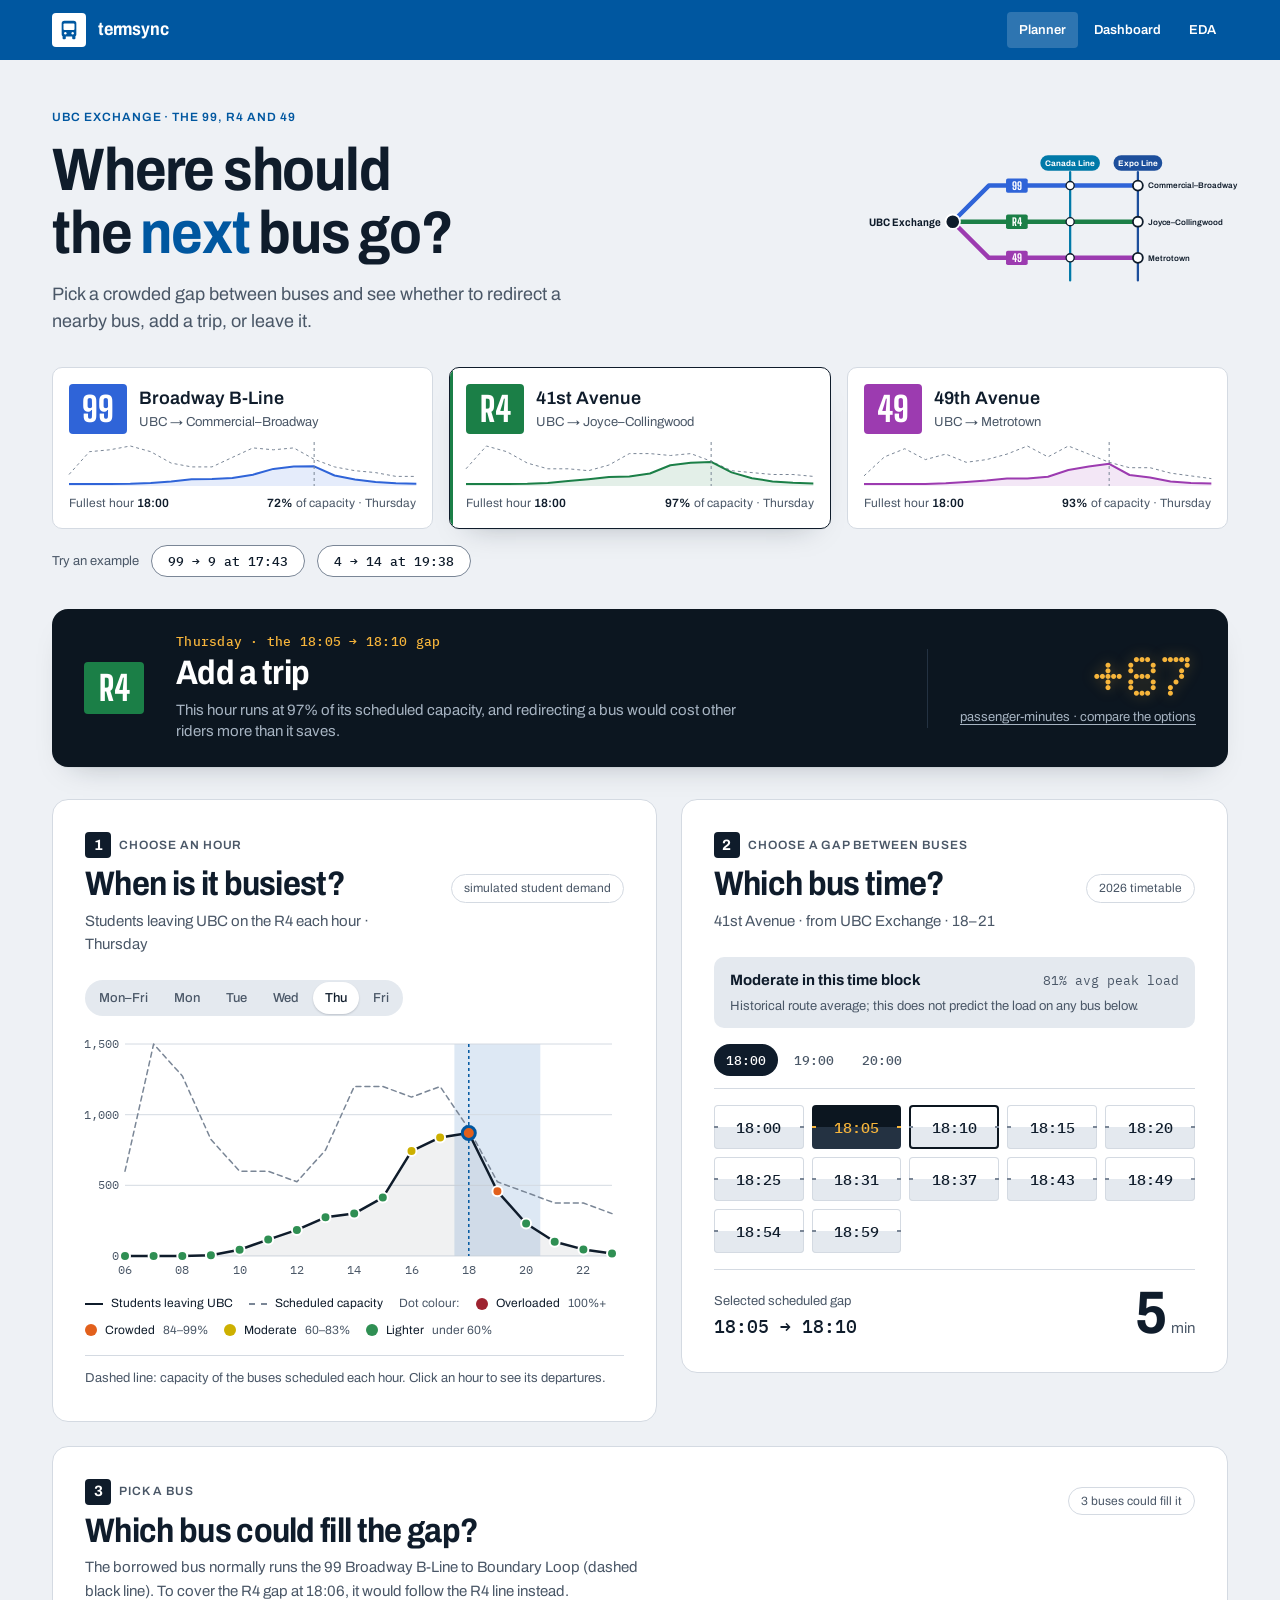
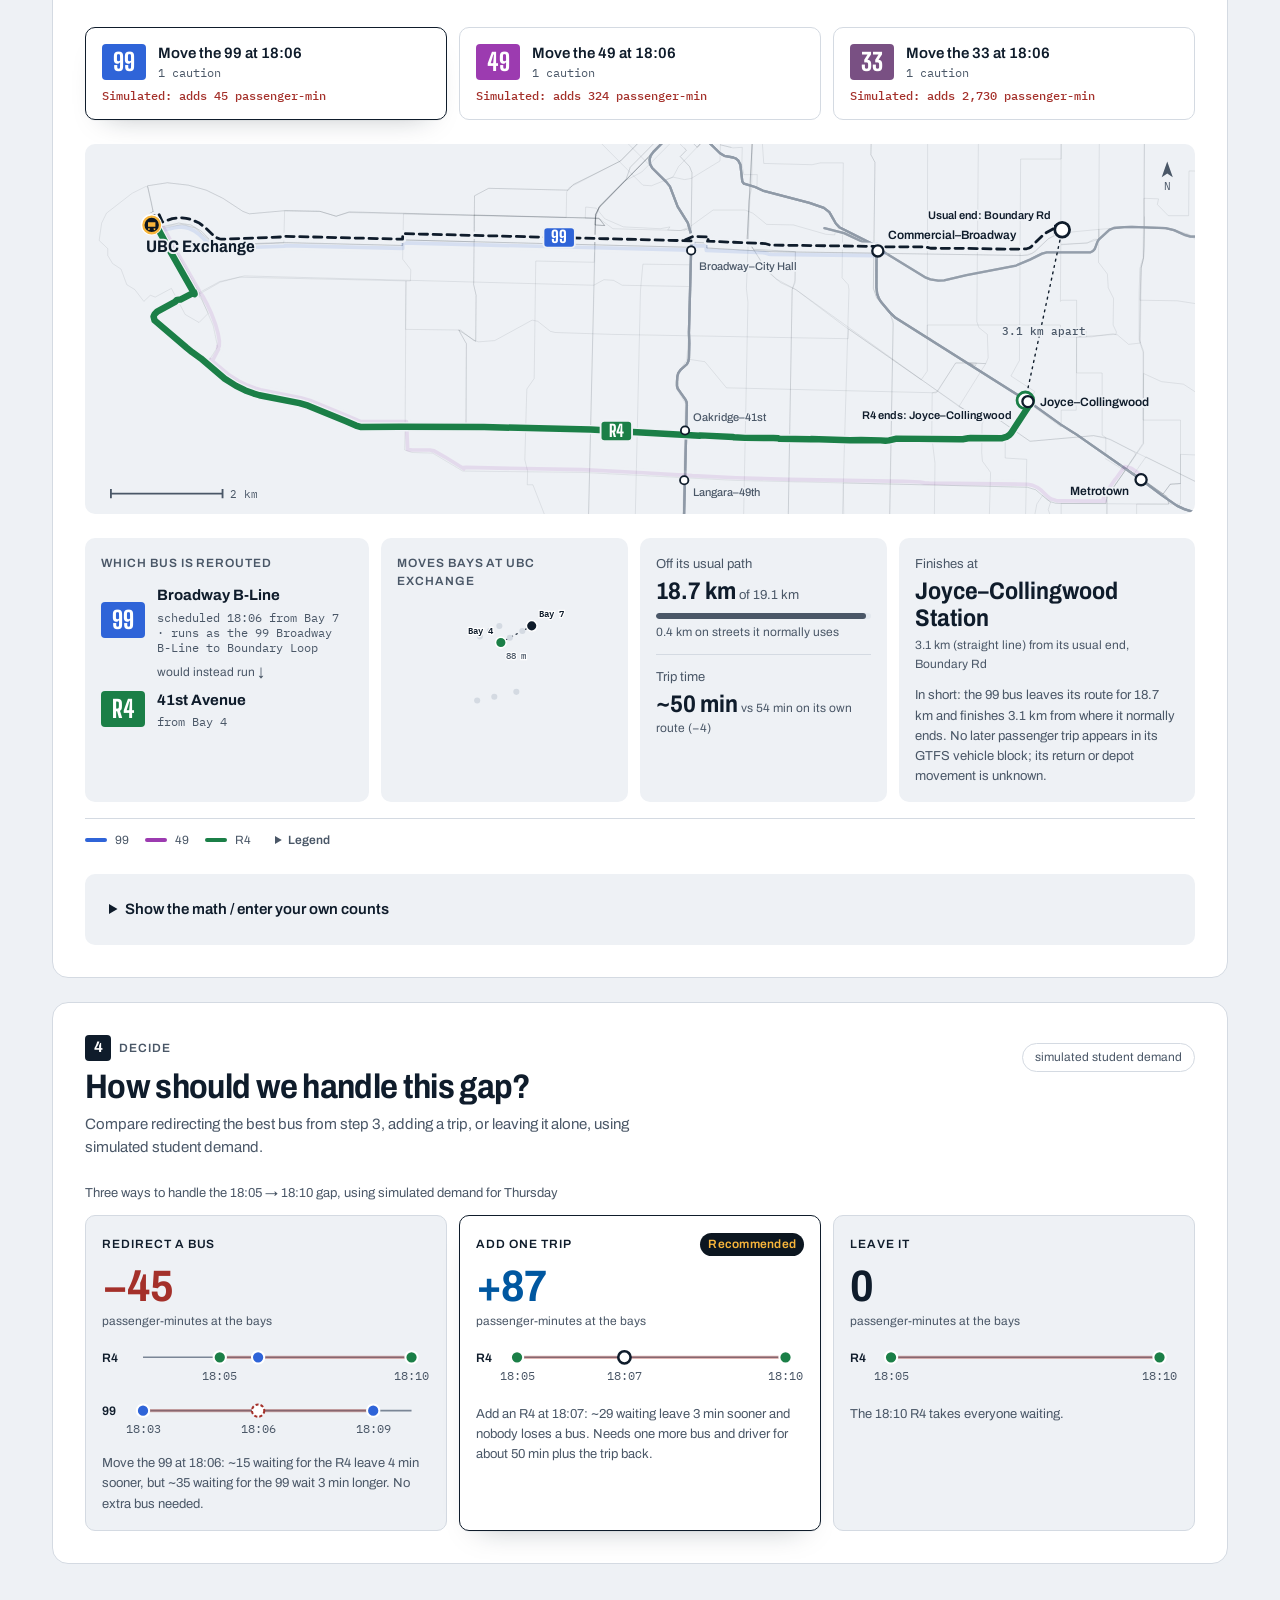
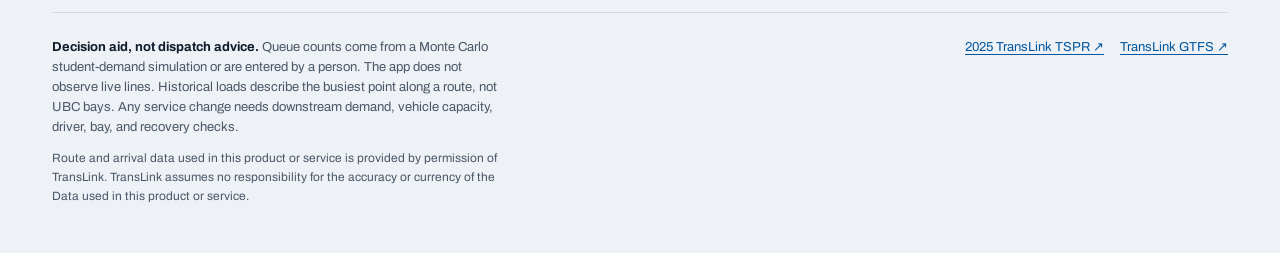
<file: index.html>
<!doctype html>
<html lang="en">
  <head>
    <meta charset="utf-8" />
    <meta name="viewport" content="width=device-width, initial-scale=1" />
    <meta name="theme-color" content="#0057a0" />
    <title>Termsync — UBC Bus Planner</title>
    <link rel="preconnect" href="https://fonts.googleapis.com" />
    <link rel="preconnect" href="https://fonts.gstatic.com" crossorigin />
    <link href="https://fonts.googleapis.com/css2?family=Archivo:wdth,wght@75..100,400..800&family=Big+Shoulders+Display:wght@700;800&family=Doto:ROND,wght@0..100,900&family=IBM+Plex+Mono:wght@400;500&display=swap" rel="stylesheet" />
    <link rel="stylesheet" href="app/styles.css" />
    <script src="app/app.js" defer></script>
  </head>
  <body>
    <header class="masthead">
      <div class="shell masthead-inner">
        <a class="brand" href="./" aria-label="Termsync home"><span class="brand-mark"><svg viewBox="0 0 24 24" aria-hidden="true"><path class="bus-body" d="M7 2h10a3 3 0 0 1 3 3v12a2 2 0 0 1-1 1.73V21a1 1 0 0 1-1 1h-1.5a1 1 0 0 1-1-1v-2h-7v2a1 1 0 0 1-1 1H6a1 1 0 0 1-1-1v-2.27A2 2 0 0 1 4 17V5a3 3 0 0 1 3-3z" /><rect class="bus-glass" x="6" y="5" width="12" height="7" rx="1" /><circle class="bus-glass" cx="8" cy="15.5" r="1.3" /><circle class="bus-glass" cx="16" cy="15.5" r="1.3" /></svg></span><span>termsync</span></a>
        <nav class="site-nav" aria-label="Sections"><a href="./" aria-current="page">Planner</a><a href="dashboard.html">Dashboard</a><a href="eda.html">EDA</a></nav>
      </div>
    </header>
    <div class="shell">

      <main>
        <section class="intro" aria-labelledby="page-title">
          <div>
            <p class="eyebrow">UBC Exchange · the 99, R4 and 49</p>
            <h1 id="page-title">Where should the <em>next</em> bus go?</h1>
            <p class="intro-copy">Pick a crowded gap between buses and see whether to redirect a nearby bus, add a trip, or leave it.</p>
          </div>
          <svg class="hero-diagram" viewBox="0 0 760 300" role="img" aria-label="Schematic: the 99, R4 and 49 leave UBC Exchange, cross the Canada Line at Broadway–City Hall, Oakridge–41st and Langara–49th, and end at Commercial–Broadway, Joyce–Collingwood and Metrotown on the Expo Line.">
            <path class="hero-rail" style="--rail-color:var(--rail-canada)" d="M410 40 L410 280" /><path class="hero-rail" style="--rail-color:var(--rail-expo)" d="M560 40 L560 280" />
            <g class="hero-bullet" style="--rail-color:var(--rail-canada)" transform="translate(410 20)"><rect x="-66" y="-17" width="132" height="34" rx="17" /><text dy="0.35em">Canada Line</text></g>
            <g class="hero-bullet" style="--rail-color:var(--rail-expo)" transform="translate(560 20)"><rect x="-54" y="-17" width="108" height="34" rx="17" /><text dy="0.35em">Expo Line</text></g>
            <path class="hero-line" style="--route-line:var(--route-99)" d="M150 150 L230 70 L560 70" /><path class="hero-line" style="--route-line:var(--route-R4)" d="M150 150 L560 150" /><path class="hero-line" style="--route-line:var(--route-49)" d="M150 150 L230 230 L560 230" />
            <circle class="hero-stop" cx="410" cy="70" r="9" /><circle class="hero-stop is-terminus" cx="560" cy="70" r="11" /><circle class="hero-stop" cx="410" cy="150" r="9" /><circle class="hero-stop is-terminus" cx="560" cy="150" r="11" /><circle class="hero-stop" cx="410" cy="230" r="9" /><circle class="hero-stop is-terminus" cx="560" cy="230" r="11" />
            <g class="hero-chip" style="--route-line:var(--route-99)" transform="translate(292 70)"><rect x="-24" y="-16" width="48" height="32" rx="4" /><text dy="0.36em">99</text></g><g class="hero-chip" style="--route-line:var(--route-R4)" transform="translate(292 150)"><rect x="-24" y="-16" width="48" height="32" rx="4" /><text dy="0.36em">R4</text></g><g class="hero-chip" style="--route-line:var(--route-49)" transform="translate(292 230)"><rect x="-24" y="-16" width="48" height="32" rx="4" /><text dy="0.36em">49</text></g>
            <circle class="hero-hub" cx="150" cy="150" r="16" />
            <text class="hero-label is-hub" x="124" y="150" dy="0.35em" text-anchor="end">UBC Exchange</text>
            <text class="hero-label" x="582" y="70" dy="0.35em">Commercial–Broadway</text><text class="hero-label" x="582" y="150" dy="0.35em">Joyce–Collingwood</text><text class="hero-label" x="582" y="230" dy="0.35em">Metrotown</text>
          </svg>
        </section>

        <nav class="route-nav" id="route-nav" aria-label="Choose a bus route"></nav>

        <p id="app-loading" class="app-loading" role="status">Loading the timetable, loads and map</p>
        <div id="app-error" class="app-error" role="alert" hidden></div>
        <section id="answer" class="answer" aria-live="polite" aria-label="Recommendation for the selected gap" hidden></section>
        <div id="app-content" hidden>
          <div class="work-grid">
            <section class="panel pressure-panel" aria-labelledby="pressure-title">
              <div class="section-topline"><span class="step">1</span><span id="pressure-step">Choose a time block</span></div>
              <div class="section-heading">
                <div><h2 id="pressure-title">When is it busiest?</h2><p id="pressure-subtitle">Ranked by average highest on-board count</p></div>
                <span class="source-tag" id="pressure-source">TransLink 2025 loads</span>
              </div>
              <div class="period-list" id="period-list"></div>
              <p class="small-note" id="pressure-note">Each bar is the average busiest point along the full route. It is not a count at UBC Exchange.</p>
            </section>

            <section class="panel schedule-panel" aria-labelledby="schedule-title">
              <div class="section-topline"><span class="step">2</span><span>Choose a gap between buses</span></div>
              <div class="section-heading">
                <div><h2 id="schedule-title">Which bus time?</h2><p id="schedule-subtitle"></p></div>
                <span class="source-tag">2026 timetable</span>
              </div>
              <div id="pressure-callout" class="pressure-callout"></div>
              <div id="hour-tabs" class="hour-tabs" role="group" aria-label="Choose an hour"></div>
              <div id="departure-list" class="departure-list" aria-label="Scheduled departures"></div>
              <div id="gap-summary" class="gap-summary"></div>
            </section>
          </div>

          <section class="panel map-panel" id="map-panel" aria-labelledby="map-title" hidden>
            <div class="candidates-heading">
              <div>
                <div class="section-topline"><span class="step">3</span><span id="map-step">Pick a bus</span></div>
                <h2 id="map-title">Which bus could fill the gap?</h2>
                <p id="map-subtitle"></p>
              </div>
              <span class="candidate-count" id="candidate-count"></span>
            </div>
            <div id="bus-pick" class="bus-pick"></div>
            <div class="map-body">
              <div id="route-map" class="route-map"></div>
              <aside id="reroute" class="reroute" aria-live="polite"></aside>
            </div>
            <div class="map-legend">
              <div id="map-legend-routes" class="map-legend-routes"></div>
              <details class="legend-more">
                <summary>Legend</summary>
                <span class="donor-only"><i class="key-line is-donor"></i>Borrowed bus: its usual route</span>
                <span class="donor-only"><i class="key-dot"></i>Borrowed bus on the covered trip</span>
                <span><i class="key-line is-rail"></i>SkyTrain</span>
                <span><i class="key-line is-network"></i>Other bus routes</span>
                <span class="legend-source">Route shapes: 2026 GTFS</span>
              </details>
            </div>
            <div id="bus-test"></div>
          </section>

          <section class="panel candidates-panel" id="gap-options" aria-labelledby="candidates-title">
            <div class="candidates-heading">
              <div>
                <div class="section-topline"><span class="step">4</span><span id="candidates-step">Decide</span></div>
                <h2 id="candidates-title">How should we handle this gap?</h2>
                <p id="candidates-description">Compare redirecting the best bus from step 3, adding a trip, or leaving it alone, using simulated student demand.</p>
              </div>
              <span class="source-tag">simulated student demand</span>
            </div>
            <div id="candidates-content"></div>
          </section>
        </div>
      </main>

      <footer class="footer">
        <div class="footer-main"><strong>Decision aid, not dispatch advice.</strong> Queue counts come from a Monte Carlo student-demand simulation or are entered by a person. The app does not observe live lines. Historical loads describe the busiest point along a route, not UBC bays. Any service change needs downstream demand, vehicle capacity, driver, bay, and recovery checks.</div>
        <div class="footer-sources"><a href="https://www.translink.ca/tspr" target="_blank" rel="noopener noreferrer">2025 TransLink TSPR ↗</a><a href="https://www.translink.ca/about-us/doing-business-with-translink/app-developer-resources/gtfs/gtfs-data" target="_blank" rel="noopener noreferrer">TransLink GTFS ↗</a></div>
        <small>Route and arrival data used in this product or service is provided by permission of TransLink. TransLink assumes no responsibility for the accuracy or currency of the Data used in this product or service.</small>
      </footer>
    </div>
  </body>
</html>
</file>
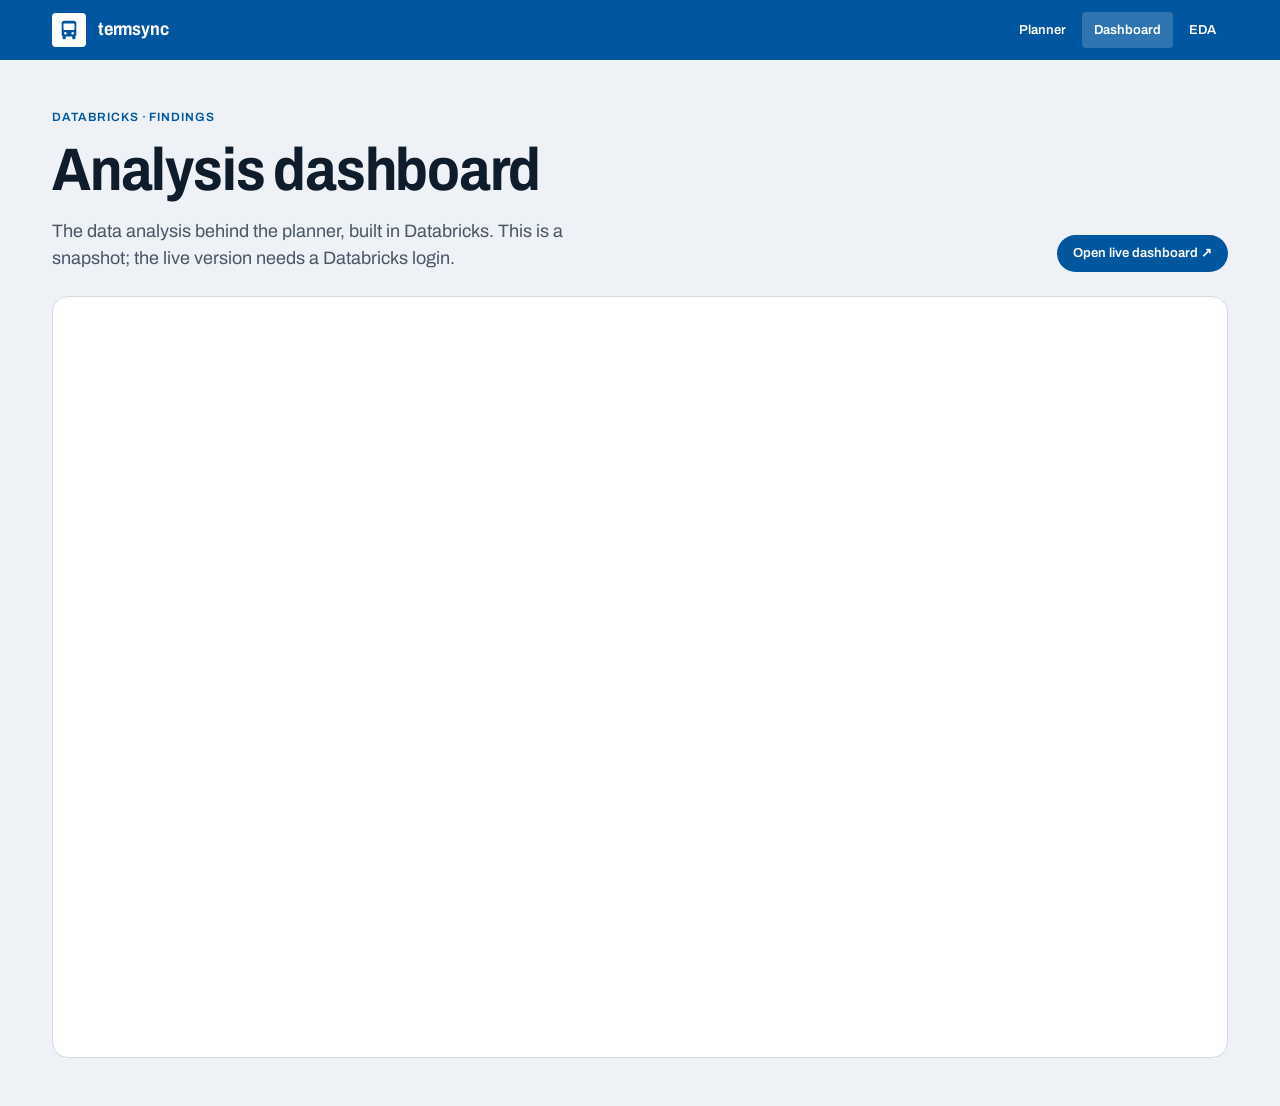
<file: dashboard.html>
<!doctype html>
<html lang="en">
  <head>
    <meta charset="utf-8" />
    <meta name="viewport" content="width=device-width, initial-scale=1" />
    <meta name="theme-color" content="#0057a0" />
    <title>Termsync — Dashboard</title>
    <link rel="preconnect" href="https://fonts.googleapis.com" />
    <link rel="preconnect" href="https://fonts.gstatic.com" crossorigin />
    <link href="https://fonts.googleapis.com/css2?family=Archivo:wdth,wght@75..100,400..800&family=Big+Shoulders+Display:wght@700;800&family=Doto:ROND,wght@0..100,900&family=IBM+Plex+Mono:wght@400;500&display=swap" rel="stylesheet" />
    <link rel="stylesheet" href="app/styles.css" />
  </head>
  <body>
    <header class="masthead">
      <div class="shell masthead-inner">
        <a class="brand" href="./" aria-label="Termsync home"><span class="brand-mark"><svg viewBox="0 0 24 24" aria-hidden="true"><path class="bus-body" d="M7 2h10a3 3 0 0 1 3 3v12a2 2 0 0 1-1 1.73V21a1 1 0 0 1-1 1h-1.5a1 1 0 0 1-1-1v-2h-7v2a1 1 0 0 1-1 1H6a1 1 0 0 1-1-1v-2.27A2 2 0 0 1 4 17V5a3 3 0 0 1 3-3z" /><rect class="bus-glass" x="6" y="5" width="12" height="7" rx="1" /><circle class="bus-glass" cx="8" cy="15.5" r="1.3" /><circle class="bus-glass" cx="16" cy="15.5" r="1.3" /></svg></span><span>termsync</span></a>
        <nav class="site-nav" aria-label="Sections"><a href="./">Planner</a><a href="dashboard.html" aria-current="page">Dashboard</a><a href="eda.html">EDA</a></nav>
      </div>
    </header>
    <div class="shell">
      <main>
        <section class="page-intro">
          <div>
            <p class="eyebrow">Databricks · findings</p>
            <h1>Analysis dashboard</h1>
            <p class="intro-copy">The data analysis behind the planner, built in Databricks. This is a snapshot; the live version needs a Databricks login.</p>
          </div>
          <a class="page-action" href="https://dbc-4404f2d7-4a11.cloud.databricks.com/dashboardsv3/01f1c0524e591b979dca574cf3cb1cce/published?o=7474654124962980" target="_blank" rel="noopener noreferrer">Open live dashboard ↗</a>
        </section>
        <div class="page-frame" id="dashboard-frame">
          <div class="no-candidates"><div><strong>Dashboard snapshot not added yet</strong><p>In Databricks, open the dashboard, choose ⋮ → Download PDF, and save it as <code>analysis/dashboard.pdf</code>.</p></div></div>
        </div>
      </main>
    </div>
    <script>
      // Show the exported PDF once it exists; until then the note above stays.
      fetch("analysis/dashboard.pdf", { method: "HEAD" }).then((response) => {
        if (!response.ok) return;
        document.getElementById("dashboard-frame").innerHTML = '<iframe src="analysis/dashboard.pdf#navpanes=0&view=FitH" title="Analysis dashboard snapshot"></iframe>';
      }).catch(() => {});
    </script>
  </body>
</html>
</file>
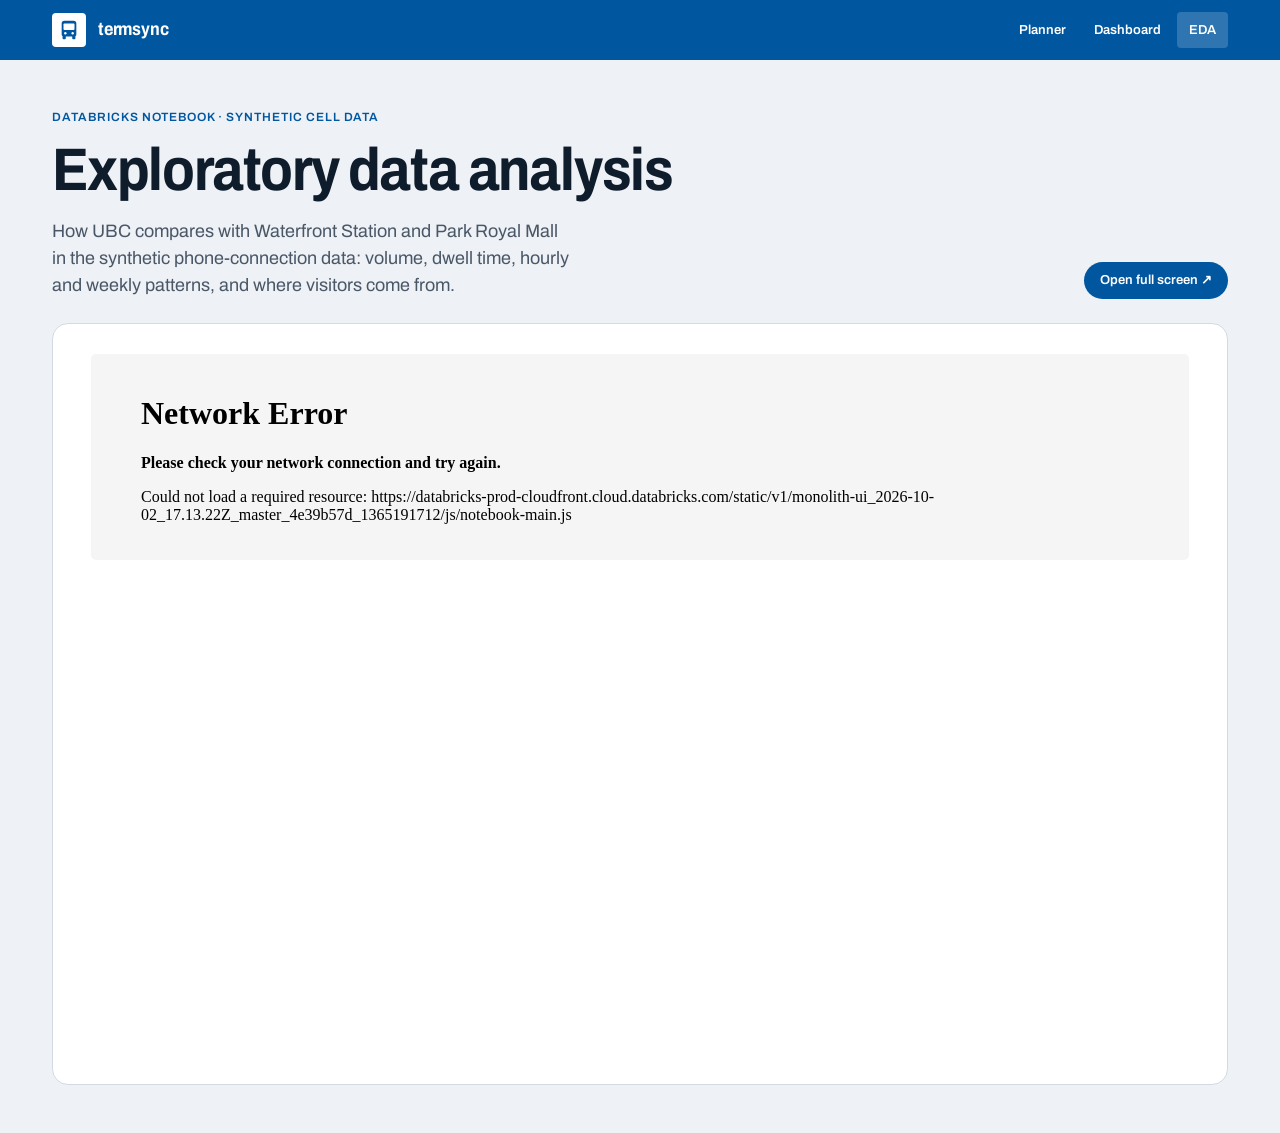
<file: eda.html>
<!doctype html>
<html lang="en">
  <head>
    <meta charset="utf-8" />
    <meta name="viewport" content="width=device-width, initial-scale=1" />
    <meta name="theme-color" content="#0057a0" />
    <title>Termsync — EDA</title>
    <link rel="preconnect" href="https://fonts.googleapis.com" />
    <link rel="preconnect" href="https://fonts.gstatic.com" crossorigin />
    <link href="https://fonts.googleapis.com/css2?family=Archivo:wdth,wght@75..100,400..800&family=Big+Shoulders+Display:wght@700;800&family=Doto:ROND,wght@0..100,900&family=IBM+Plex+Mono:wght@400;500&display=swap" rel="stylesheet" />
    <link rel="stylesheet" href="app/styles.css" />
  </head>
  <body>
    <header class="masthead">
      <div class="shell masthead-inner">
        <a class="brand" href="./" aria-label="Termsync home"><span class="brand-mark"><svg viewBox="0 0 24 24" aria-hidden="true"><path class="bus-body" d="M7 2h10a3 3 0 0 1 3 3v12a2 2 0 0 1-1 1.73V21a1 1 0 0 1-1 1h-1.5a1 1 0 0 1-1-1v-2h-7v2a1 1 0 0 1-1 1H6a1 1 0 0 1-1-1v-2.27A2 2 0 0 1 4 17V5a3 3 0 0 1 3-3z" /><rect class="bus-glass" x="6" y="5" width="12" height="7" rx="1" /><circle class="bus-glass" cx="8" cy="15.5" r="1.3" /><circle class="bus-glass" cx="16" cy="15.5" r="1.3" /></svg></span><span>termsync</span></a>
        <nav class="site-nav" aria-label="Sections"><a href="./">Planner</a><a href="dashboard.html">Dashboard</a><a href="eda.html" aria-current="page">EDA</a></nav>
      </div>
    </header>
    <div class="shell">
      <main>
        <section class="page-intro">
          <div>
            <p class="eyebrow">Databricks notebook · synthetic cell data</p>
            <h1>Exploratory data analysis</h1>
            <p class="intro-copy">How UBC compares with Waterfront Station and Park Royal Mall in the synthetic phone-connection data: volume, dwell time, hourly and weekly patterns, and where visitors come from.</p>
          </div>
          <a class="page-action" href="analysis/SamaEDA.html" target="_blank" rel="noopener">Open full screen ↗</a>
        </section>
        <div class="page-frame">
          <iframe src="analysis/SamaEDA.html" title="Exploratory data analysis notebook"></iframe>
        </div>
      </main>
    </div>
  </body>
</html>
</file>
<file: app/styles.css>
/* ── Tokens ───────────────────────────────────────────────────────────────────────────────
   Metro Vancouver transit wayfinding: white signs on a cool grey, a transit blue for the header
   band and anything you can act on, and a near-black real-time sign with amber LED figures for
   the answer. Route and load colours are the only other colour. No agency logos or marks.
   Every value below is used by name; nothing else introduces a colour or size. */
:root {
  --paper: #eef1f5;
  --surface: #ffffff;
  --ink: #0f1c2b;
  --ink-2: #4a5767;          /* secondary text: 6.5:1 on paper */
  --rule: #d4dae2;           /* hairlines */
  --rule-strong: #7a8696;    /* borders of things you type in or pick: 3.3:1 */
  --tint: #e4e9ef;           /* hover and quiet fills */
  --accent: #0057a0;         /* transit blue: the header band, gains, links, the selected hour */
  --accent-tint: #dde8f4;
  --loss: #a4302a;           /* losses and warnings only */
  --loss-tint: #f7e3e0;
  --on-ink: #ffffff;
  --on-accent-tint: rgba(255, 255, 255, 0.18);  /* the current tab in the header band */
  --board: #0c1620;          /* the real-time sign */
  --board-rule: #243242;
  --on-board-2: #a7b4c2;     /* 8.6:1 on the board */
  --amber: #f7b53b;          /* LED figures: 10.1:1 on the board */

  /* Load levels, checked for colour-blind separation; always shown with a label or value. */
  --load-overloaded: #9e2330;
  --load-crowded: #e2601c;
  --load-moderate: #cdb000;
  --load-lighter: #2f8f53;

  /* Routes: one colour each, everywhere. White text on each passes 4.5:1. */
  --route-99: #2f64d8;
  --route-R4: #1b7f47;
  --route-49: #9c3bb0;
  --route-9: #945c0c;
  --route-44: #b23469;
  --route-84: #007783;
  --route-4: #4e6a2b;
  --route-14: #865d1f;
  --route-25: #504fa3;
  --route-33: #795083;
  --route-68: #3b6479;
  --route-N17: #35425e;
  --rail: #8e99a6;
  --rail-expo: #1d4f9c;      /* rapid transit line colours, only in the hero diagram */
  --rail-canada: #0079a8;

  /* Type: Archivo, a signage grotesque, for everything you read (semi-condensed and bold for
     headlines); Big Shoulders for route numbers (the destination sign); Plex Mono for times;
     Doto, a dot-matrix face, for the LED figure on the real-time sign. */
  --font-display: "Archivo", "Helvetica Neue", Arial, sans-serif;
  --font-text: "Archivo", "Helvetica Neue", Arial, sans-serif;
  --font-sign: "Big Shoulders Display", "Arial Narrow", sans-serif;
  --font-data: "IBM Plex Mono", ui-monospace, monospace;
  --font-led: "Doto", "IBM Plex Mono", ui-monospace, monospace;
  --stretch-display: 88%;
  --t-xs: 12px;
  --t-sm: 13px;
  --t-md: 15px;
  --t-lg: 18px;
  --t-xl: 24px;
  --t-2xl: 34px;
  --t-3xl: 60px;
  --t-figure: 44px;          /* the big numbers in the options */
  --t-board: 56px;           /* the figure on the departure board */
  --leading: 1.55;
  --leading-tight: 1.05;
  --tracking-display: -0.02em;
  --tracking-caps: 0.08em;

  /* Space and shape */
  --s-0: 2px;
  --s-1: 4px;
  --s-2: 8px;
  --s-3: 12px;
  --s-4: 16px;
  --s-5: 24px;
  --s-6: 32px;
  --s-7: 48px;
  --r-sm: 4px;
  --r-md: 10px;
  --r-lg: 16px;
  --r-pill: 999px;
  --hair: 1px;
  --thick: 3px;
  --shadow: 0 1px 0 rgb(15 28 43 / 0.04), 0 14px 30px -20px rgb(15 28 43 / 0.35);
  --shadow-pressed: 0 1px 2px rgb(15 28 43 / 0.18);
  --measure: 64ch;
  --shell: 1240px;
  --control: 44px;
  --chip: 44px;
  --ease: 0.18s ease;
}

/* ── Base ─────────────────────────────────────────────────────────────────────────────── */
* { box-sizing: border-box; }
html { scroll-behavior: smooth; }
body { margin: 0; background: var(--paper); color: var(--ink); font: var(--t-md)/var(--leading) var(--font-text); -webkit-font-smoothing: antialiased; }
button, input { font: inherit; color: inherit; }
button { cursor: pointer; }
button:disabled { cursor: not-allowed; }
a { color: var(--accent); text-underline-offset: 3px; }
h1, h2, h3 { margin: 0; font-family: var(--font-display); font-stretch: var(--stretch-display); font-weight: 700; letter-spacing: var(--tracking-display); line-height: var(--leading-tight); }
p { margin: 0; }
:focus-visible { outline: 2px solid var(--accent); outline-offset: 2px; }
[hidden] { display: none !important; }
.shell { max-width: var(--shell); margin: 0 auto; padding: 0 var(--s-6); }

.departure, .hour-tab, .queue-inputs input, .queue-tradeoff strong, .block-value, .hour-ylabel, .hour-xlabel, .tl-label { font-variant-numeric: tabular-nums; }
.gap-number, .compare-value, .answer-value, .reroute-facts dd strong { font-variant-numeric: lining-nums tabular-nums; }

/* ── Masthead and intro ───────────────────────────────────────────────────────────────── */
/* A blue band across the top, like the head of a bus stop sign. */
.masthead { background: var(--accent); color: var(--on-ink); }
.masthead-inner { display: flex; align-items: center; justify-content: space-between; gap: var(--s-4); min-height: 60px; }
.brand { display: inline-flex; align-items: center; gap: var(--s-3); color: var(--on-ink); text-decoration: none; font-size: var(--t-lg); font-weight: 700; font-stretch: var(--stretch-display); letter-spacing: -0.01em; }
.brand-mark { display: grid; place-items: center; width: 34px; height: 34px; border-radius: var(--r-sm); background: var(--surface); }
.brand-mark svg { width: 22px; height: 22px; }
.brand-mark .bus-body { fill: var(--accent); }
.brand-mark .bus-glass { fill: var(--surface); }
.site-nav { display: flex; gap: var(--s-1); }
.site-nav a { padding: var(--s-2) var(--s-3); border-radius: var(--r-sm); color: var(--on-ink); font-size: var(--t-sm); font-weight: 600; text-decoration: none; }
.site-nav a:hover, .site-nav a[aria-current="page"] { background: var(--on-accent-tint); }

/* ── Dashboard and EDA pages: a heading over one embedded document ─────────────────────── */
.page-intro { display: flex; align-items: end; justify-content: space-between; gap: var(--s-5); padding: var(--s-7) 0 var(--s-5); }
.page-intro h1 { max-width: none; }
.page-action { flex: none; padding: var(--s-2) var(--s-4); border-radius: var(--r-pill); background: var(--accent); color: var(--on-ink); font-size: var(--t-sm); font-weight: 600; text-decoration: none; }
.page-action:hover { background: var(--ink); }
.page-frame { margin-bottom: var(--s-7); border: var(--hair) solid var(--rule); border-radius: var(--r-lg); background: var(--surface); overflow: hidden; }
.page-frame iframe { display: block; width: 100%; height: calc(100vh - 140px); min-height: 520px; border: 0; }
.page-frame .no-candidates { margin: var(--s-5); }
.brand:focus-visible, .masthead a:focus-visible { outline-color: var(--on-ink); }

.intro { display: grid; grid-template-columns: minmax(0, 1.4fr) minmax(0, 0.6fr); align-items: center; gap: var(--s-6); padding: var(--s-7) 0 var(--s-6); }
.eyebrow { margin-bottom: var(--s-3); color: var(--accent); font-size: var(--t-xs); font-weight: 600; letter-spacing: var(--tracking-caps); text-transform: uppercase; }
h1 { font-size: var(--t-3xl); max-width: 13ch; }
h1 em { font-style: normal; color: var(--accent); }
.intro-copy { max-width: 52ch; margin-top: var(--s-4); color: var(--ink-2); font-size: var(--t-lg); line-height: 1.5; }

/* The three routes as a line diagram: UBC Exchange on the left, termini on the right. */
.hero-diagram { display: block; width: 100%; height: auto; overflow: visible; }
.hero-line { fill: none; stroke: var(--route-line); stroke-width: 10; stroke-linecap: round; stroke-linejoin: round; }
.hero-stop { fill: var(--surface); stroke: var(--ink); stroke-width: 3; }
.hero-stop.is-terminus { stroke-width: 4; }
.hero-hub { fill: var(--ink); stroke: var(--surface); stroke-width: 4; }
/* The diagram scales with its column, so its text is sized in diagram units (about 0.7× on screen). */
.hero-label { fill: var(--ink); font: 600 var(--t-lg) var(--font-text); }
.hero-label.is-hub { font: 700 var(--t-xl) var(--font-display); font-stretch: var(--stretch-display); }
.hero-rail { fill: none; stroke: var(--rail-color); stroke-width: 5; stroke-linecap: round; }
.hero-bullet rect { fill: var(--rail-color); }
.hero-bullet text { fill: var(--on-ink); font: 700 var(--t-lg) var(--font-text); text-anchor: middle; }
.hero-chip rect { fill: var(--route-line); }
.hero-chip text { fill: var(--on-ink); font: 800 var(--t-xl) var(--font-sign); text-anchor: middle; }

/* ── Route picker: the three routes we optimise, then the rest as destination signs ─── */
.route-nav { display: grid; gap: var(--s-4); }
.route-focus { display: grid; grid-template-columns: repeat(3, minmax(0, 1fr)); gap: var(--s-4); }
.route-button { position: relative; display: grid; grid-template-columns: auto minmax(0, 1fr); align-items: center; gap: var(--s-2) var(--s-3); padding: var(--s-4); border: var(--hair) solid var(--rule); border-radius: var(--r-md); background: var(--surface); text-align: left; overflow: hidden; transition: border-color var(--ease), box-shadow var(--ease); }
.route-button::before { content: ""; position: absolute; inset: 0 auto 0 0; width: var(--thick); background: var(--route-color); opacity: 0; transition: opacity var(--ease); }
.route-button:hover { border-color: var(--rule-strong); }
.route-button[aria-pressed="true"] { border-color: var(--ink); box-shadow: var(--shadow); }
.route-button[aria-pressed="true"]::before { opacity: 1; }
.route-number, .chip, .candidate-route { display: inline-grid; place-items: center; flex: none; border-radius: var(--r-sm); background: var(--route-color, var(--ink)); color: var(--on-ink); font-family: var(--font-sign); font-weight: 800; line-height: 1; }
.route-number { min-width: 58px; height: 50px; padding: 0 var(--s-2); font-size: var(--t-2xl); }
.route-info { min-width: 0; }
.route-info strong { display: block; overflow: hidden; font-size: var(--t-lg); font-weight: 600; white-space: nowrap; text-overflow: ellipsis; }
.route-info small { display: block; color: var(--ink-2); font-size: var(--t-sm); }
.route-spark { grid-column: 1 / -1; display: block; width: 100%; height: 44px; overflow: visible; }
.route-spark .spark-area { fill: var(--route-color); opacity: 0.12; }
.route-spark .spark-line { fill: none; stroke: var(--route-color); stroke-width: 2; stroke-linejoin: round; }
.route-spark .spark-capacity { fill: none; stroke: var(--rule-strong); stroke-width: 1; stroke-dasharray: 3 3; }
.route-peak { grid-column: 1 / -1; display: flex; justify-content: space-between; gap: var(--s-2); color: var(--ink-2); font-size: var(--t-xs); }
.route-peak b { color: var(--ink); font-weight: 600; }

/* ── The answer, set as a departure board ─────────────────────────────────────────────── */
.answer { display: grid; grid-template-columns: auto minmax(0, 1fr) auto; align-items: center; gap: var(--s-4) var(--s-6); margin: var(--s-6) 0; padding: var(--s-5) var(--s-6); border-radius: var(--r-lg); background: var(--board); color: var(--on-ink); box-shadow: var(--shadow); }
.answer .chip { min-width: 60px; height: 52px; font-size: var(--t-2xl); }
.answer-context { display: block; color: var(--amber); font: 500 var(--t-sm) var(--font-data); letter-spacing: 0.02em; }
.answer-verdict { margin-top: var(--s-1); font: 700 var(--t-2xl)/1.1 var(--font-display); font-stretch: var(--stretch-display); letter-spacing: var(--tracking-display); }
.answer-verdict small { display: block; max-width: var(--measure); margin-top: var(--s-2); color: var(--on-board-2); font: 400 var(--t-md)/1.45 var(--font-text); letter-spacing: 0; }
.answer-side { padding-left: var(--s-6); border-left: var(--hair) solid var(--board-rule); text-align: right; }
.answer-value { display: block; color: var(--amber); font: 900 var(--t-board)/1 var(--font-led); font-variation-settings: "ROND" 100; text-shadow: 0 0 14px rgb(247 181 59 / 0.35); }
.answer-side a { color: var(--on-board-2); font-size: var(--t-sm); }
.answer-side a:hover { color: var(--on-ink); }
.answer.is-quiet { grid-template-columns: auto minmax(0, 1fr); background: var(--surface); color: var(--ink); border: var(--hair) solid var(--rule); box-shadow: none; }
.answer.is-quiet .answer-context { color: var(--ink-2); font-family: var(--font-text); }
.answer.is-quiet .answer-verdict { font-size: var(--t-xl); }

/* ── Panels and section headings ──────────────────────────────────────────────────────── */
.work-grid { display: grid; grid-template-columns: minmax(0, 1.05fr) minmax(0, 0.95fr); gap: var(--s-5); align-items: start; }
.panel { min-width: 0; padding: var(--s-6); border: var(--hair) solid var(--rule); border-radius: var(--r-lg); background: var(--surface); }
.candidates-panel, .map-panel { margin-top: var(--s-5); }
.section-topline { display: flex; align-items: center; gap: var(--s-2); color: var(--ink-2); font-size: var(--t-xs); font-weight: 600; letter-spacing: var(--tracking-caps); text-transform: uppercase; }
/* Step numbers are wayfinding tiles: a white figure on a dark square. */
.step { display: inline-grid; place-items: center; align-self: center; width: 26px; height: 26px; border-radius: var(--r-sm); background: var(--ink); color: var(--on-ink); font: 700 var(--t-md)/1 var(--font-text); letter-spacing: 0; text-transform: none; }
.section-heading, .candidates-heading { display: flex; justify-content: space-between; align-items: start; gap: var(--s-4); margin: var(--s-2) 0 var(--s-5); }
.candidates-heading { margin-top: 0; }
.candidates-heading h2 { margin-top: var(--s-2); }
h2 { font-size: var(--t-2xl); }
.section-heading p, .candidates-heading p { max-width: var(--measure); margin-top: var(--s-2); color: var(--ink-2); font-size: var(--t-md); }
.source-tag, .candidate-count { flex: none; margin-top: var(--s-2); padding: var(--s-1) var(--s-3); border: var(--hair) solid var(--rule); border-radius: var(--r-pill); color: var(--ink-2); font-size: var(--t-xs); white-space: nowrap; }
.candidate-count:empty { display: none; }
.small-note { margin-top: var(--s-4); padding-top: var(--s-3); border-top: var(--hair) solid var(--rule); color: var(--ink-2); font-size: var(--t-sm); }

/* ── Step 1: hourly demand line ───────────────────────────────────────────────────────── */
.hour-chart, .block-chart { display: flex; flex-direction: column; }
.weekday-tabs { display: inline-flex; flex-wrap: wrap; gap: var(--s-0); align-self: start; margin-bottom: var(--s-4); padding: var(--s-0); border-radius: var(--r-pill); background: var(--tint); }
.weekday-tab { min-height: 32px; padding: 0 var(--s-3); border: 0; border-radius: var(--r-pill); background: transparent; color: var(--ink-2); font-size: var(--t-sm); font-weight: 500; }
.weekday-tab:hover { color: var(--ink); }
.weekday-tab[aria-pressed="true"] { background: var(--surface); color: var(--ink); box-shadow: var(--shadow-pressed); }
.hour-plot { position: relative; }
.hour-plot svg { display: block; overflow: visible; }
.hour-band { fill: var(--accent-tint); }
.hour-grid { stroke: var(--rule); stroke-width: 1; }
.hour-ylabel, .hour-xlabel { fill: var(--ink-2); font: 400 var(--t-xs) var(--font-data); }
.hour-ylabel { text-anchor: end; }
.hour-xlabel { text-anchor: middle; }
.hour-area { fill: var(--ink); opacity: 0.06; }
.hour-capacity, .hour-line { fill: none; stroke-linejoin: round; stroke-linecap: round; }
.hour-capacity { stroke: var(--rule-strong); stroke-width: 1.5; stroke-dasharray: 5 4; }
.hour-line { stroke: var(--ink); stroke-width: 2.5; }
.hour-point { cursor: pointer; outline: none; }
.hour-hit { fill: transparent; }
.hour-point circle { fill: var(--ink-2); stroke: var(--surface); stroke-width: 2; }
.hour-point.is-overloaded circle { fill: var(--load-overloaded); }
.hour-point.is-crowded circle { fill: var(--load-crowded); }
.hour-point.is-moderate circle { fill: var(--load-moderate); }
.hour-point.is-lighter circle { fill: var(--load-lighter); }
.hour-point:hover circle, .hour-point:focus-visible circle { stroke: var(--ink); stroke-width: 2.5; }
.hour-point:focus-visible .hour-hit { fill: var(--accent-tint); }
.hour-point[aria-pressed="true"] circle { stroke: var(--accent); stroke-width: 3; }
.hour-guide { stroke: var(--accent); stroke-width: 1.5; stroke-dasharray: 3 3; }
.hour-tip, .block-tip { position: absolute; z-index: 3; width: max-content; max-width: 240px; padding: var(--s-2) var(--s-3); border-radius: var(--r-sm); background: var(--board); color: var(--on-ink); font-size: var(--t-xs); line-height: 1.45; pointer-events: none; }
.hour-tip { transform: translate(-50%, calc(-100% - var(--s-3))); }
.block-legend { display: flex; flex-wrap: wrap; gap: var(--s-2) var(--s-4); margin-top: var(--s-3); font-size: var(--t-xs); }
.block-legend span { display: inline-flex; align-items: center; gap: var(--s-2); }
.block-legend small { color: var(--ink-2); font-size: var(--t-xs); }
.legend-caption { color: var(--ink-2); }
.legend-line { display: inline-block; width: 18px; border-top: 2.5px solid var(--ink); }
.legend-line.is-capacity { border-top: 2px dashed var(--rule-strong); }
.block-swatch { display: inline-block; width: var(--s-3); height: var(--s-3); border-radius: 50%; }
.block-swatch.is-overloaded { background: var(--load-overloaded); }
.block-swatch.is-crowded { background: var(--load-crowded); }
.block-swatch.is-moderate { background: var(--load-moderate); }
.block-swatch.is-lighter { background: var(--load-lighter); }

/* Time-block bars, for routes without hourly demand (68, N17). */
.block-unit, .block-axis { color: var(--ink-2); font-size: var(--t-xs); }
.block-axis { align-self: center; margin-top: var(--s-1); }
.block-plot { position: relative; display: flex; align-items: stretch; gap: var(--s-0); height: 240px; margin-top: var(--s-5); padding-bottom: var(--s-5); }
.block-bar { position: relative; display: flex; flex-direction: column; flex-basis: 0; min-width: 0; padding: 0; border: 0; background: transparent; }
.block-bar:disabled { opacity: 0.45; }
.block-column { position: relative; display: flex; flex: 1; align-items: flex-end; border-bottom: 1.5px solid var(--rule-strong); border-radius: var(--r-sm) var(--r-sm) 0 0; transition: background var(--ease); }
.block-bar:hover:not(:disabled) .block-column, .block-bar:focus-visible .block-column { background: var(--tint); }
.block-bar[aria-pressed="true"] .block-column { background: var(--accent-tint); }
.block-bar[aria-pressed="true"] .block-fill { box-shadow: 0 0 0 2px var(--surface), 0 0 0 4px var(--accent); }
.block-bar[aria-pressed="true"] .block-value, .block-bar[aria-pressed="true"] .block-hours { color: var(--accent); font-weight: 700; }
.block-fill { position: relative; display: block; width: 100%; border-radius: var(--r-sm) var(--r-sm) 0 0; background: var(--ink-2); }
.block-bar.is-overloaded .block-fill { background: var(--load-overloaded); }
.block-bar.is-crowded .block-fill { background: var(--load-crowded); }
.block-bar.is-moderate .block-fill { background: var(--load-moderate); }
.block-bar.is-lighter .block-fill { background: var(--load-lighter); }
.block-value { position: absolute; bottom: 100%; left: 0; right: 0; padding-bottom: var(--s-1); text-align: center; font: 600 var(--t-xs) var(--font-data); }
.block-hours, .block-end-tick { position: absolute; color: var(--ink-2); font: 400 var(--t-xs) var(--font-data); }
.block-hours { top: calc(100% + var(--s-1)); left: -2px; }
.block-end-tick { right: -2px; bottom: 2px; }
.block-tip { bottom: calc(100% + var(--s-2)); left: 50%; display: none; transform: translateX(-50%); text-align: left; }
.block-bar.is-first .block-tip { left: 0; transform: none; }
.block-bar.is-last .block-tip { left: auto; right: 0; transform: none; }
.block-bar:hover .block-tip, .block-bar:focus-visible .block-tip { display: block; }

/* ── Step 2: split-flap departure board ───────────────────────────────────────────────── */
.pressure-callout { display: flex; flex-wrap: wrap; align-items: baseline; justify-content: space-between; gap: var(--s-1) var(--s-3); margin-bottom: var(--s-4); padding: var(--s-3) var(--s-4); border-radius: var(--r-md); background: var(--tint); }
.pressure-callout.is-high { background: var(--loss-tint); }
.pressure-callout strong { font-size: var(--t-md); }
.pressure-callout.is-high strong { color: var(--loss); }
.pressure-callout span { color: var(--ink-2); font: 400 var(--t-sm) var(--font-data); }
.pressure-callout p { flex-basis: 100%; color: var(--ink-2); font-size: var(--t-sm); }
.hour-tabs { display: flex; gap: var(--s-1); overflow-x: auto; padding-bottom: var(--s-3); border-bottom: var(--hair) solid var(--rule); scrollbar-width: thin; }
.hour-tab { flex: none; min-height: 32px; padding: 0 var(--s-3); border: 0; border-radius: var(--r-pill); background: transparent; color: var(--ink-2); font: 500 var(--t-sm) var(--font-data); }
.hour-tab:hover { background: var(--tint); color: var(--ink); }
.hour-tab[aria-pressed="true"] { background: var(--ink); color: var(--on-ink); }
.departure-list { display: grid; grid-template-columns: repeat(auto-fill, minmax(76px, 1fr)); align-content: start; gap: var(--s-2); min-height: 96px; padding: var(--s-4) 0; }
/* Each time is a split-flap tile: a slightly darker lower half, with the split marked by notches at the edges. */
.departure { position: relative; min-height: var(--control); border: 0; border-radius: var(--r-sm); background: linear-gradient(var(--surface) 50%, var(--tint) 50%); box-shadow: inset 0 0 0 var(--hair) var(--rule); color: var(--ink); font: 500 var(--t-md) var(--font-data); transition: box-shadow var(--ease); }
.departure::before, .departure::after { content: ""; position: absolute; top: calc(50% - 1px); width: var(--s-1); height: 2px; background: var(--rule-strong); }
.departure::before { left: 0; }
.departure::after { right: 0; }
.departure:hover { box-shadow: inset 0 0 0 var(--hair) var(--rule-strong); }
.departure[aria-pressed="true"] { background: linear-gradient(var(--board) 50%, var(--board-rule) 50%); box-shadow: none; color: var(--amber); }
.departure[aria-pressed="true"]::before, .departure[aria-pressed="true"]::after { background: var(--amber); }
.departure.is-next { box-shadow: inset 0 0 0 2px var(--board); }
.empty-departures { grid-column: 1 / -1; color: var(--ink-2); font-size: var(--t-sm); }
.departure-variant { color: var(--amber); font-weight: 600; }
.departure:not([aria-pressed="true"]) .departure-variant { color: var(--accent); }
.departure-note { grid-column: 1 / -1; color: var(--ink-2); font-size: var(--t-xs); }
.gap-summary { display: flex; align-items: end; justify-content: space-between; gap: var(--s-4); padding-top: var(--s-4); border-top: var(--hair) solid var(--rule); }
.gap-label { display: block; margin-bottom: var(--s-1); color: var(--ink-2); font-size: var(--t-sm); }
.gap-summary strong { font: 500 var(--t-lg) var(--font-data); }
.gap-number { font: 700 var(--t-3xl)/0.9 var(--font-display); font-stretch: var(--stretch-display); white-space: nowrap; }
.gap-number small { margin-left: var(--s-1); color: var(--ink-2); font: 400 var(--t-md) var(--font-text); }

/* ── Step 3: options, buses to redirect, line counts ──────────────────────────────────── */
.metric-label { display: block; color: var(--ink-2); font-size: var(--t-sm); }
.compare { margin: 0; }
.compare-grid { display: grid; grid-template-columns: repeat(3, minmax(0, 1fr)); gap: var(--s-3); margin-top: var(--s-3); }
.compare-card { padding: var(--s-4); border: var(--hair) solid var(--rule); border-radius: var(--r-md); background: var(--paper); }
.compare-card.is-best { border-color: var(--ink); background: var(--surface); box-shadow: var(--shadow); }
.compare-kicker { display: flex; align-items: center; justify-content: space-between; gap: var(--s-2); min-height: var(--s-5); font-size: var(--t-xs); font-weight: 600; letter-spacing: var(--tracking-caps); text-transform: uppercase; }
.compare-badge { padding: var(--s-0) var(--s-2); border-radius: var(--r-pill); background: var(--board); color: var(--amber); font-size: var(--t-xs); font-weight: 600; letter-spacing: 0.02em; text-transform: none; }
.compare-value { display: block; margin-top: var(--s-2); font: 700 var(--t-figure)/1 var(--font-display); font-stretch: var(--stretch-display); letter-spacing: var(--tracking-display); }
.compare-value.is-positive { color: var(--accent); }
.compare-value.is-negative { color: var(--loss); }
.compare-card small { display: block; margin-top: var(--s-1); color: var(--ink-2); font-size: var(--t-xs); }
.compare-card p { margin-top: var(--s-3); color: var(--ink-2); font-size: var(--t-sm); }
/* Mini timeline inside each option: where the extra or borrowed bus lands in the gap. */
.compare-timeline { display: block; width: 100%; height: auto; margin-top: var(--s-3); overflow: visible; }
.tl-axis { stroke: var(--rule-strong); stroke-width: 1.5; }
.tl-wait { stroke: var(--loss); stroke-width: 3; stroke-linecap: round; opacity: 0.35; }
.tl-bus { fill: var(--route-color, var(--ink)); stroke: var(--surface); stroke-width: 2; }
.tl-new { fill: var(--surface); stroke: var(--ink); stroke-width: 2.5; }
.tl-gone { fill: var(--surface); stroke: var(--loss); stroke-width: 2; stroke-dasharray: 3 2; }
.tl-label { fill: var(--ink-2); font: 400 var(--t-xs) var(--font-data); text-anchor: middle; }
.tl-name { fill: var(--ink); font: 600 var(--t-xs) var(--font-text); }

.queue-examples { display: flex; flex-wrap: wrap; align-items: center; gap: var(--s-2) var(--s-3); }
.queue-examples > span { color: var(--ink-2); font-size: var(--t-sm); }
.queue-examples button { min-height: 32px; padding: 0 var(--s-4); border: var(--hair) solid var(--rule-strong); border-radius: var(--r-pill); background: var(--surface); font: 500 var(--t-sm) var(--font-data); }
.queue-examples button:hover { background: var(--tint); }

.candidate-grid { display: grid; grid-template-columns: repeat(3, minmax(0, 1fr)); gap: var(--s-3); }
.candidate { display: block; padding: var(--s-4); border: var(--hair) solid var(--rule); border-radius: var(--r-md); background: var(--surface); text-align: left; transition: border-color var(--ease), box-shadow var(--ease); }
.candidate:hover { border-color: var(--rule-strong); }
.candidate[aria-pressed="true"] { border-color: var(--ink); box-shadow: var(--shadow); }
.candidate-top { display: flex; align-items: start; gap: var(--s-3); }
.candidate-route { min-width: var(--chip); height: 36px; padding: 0 var(--s-2); font-size: var(--t-xl); }
.candidate-name { display: block; font-size: var(--t-md); font-weight: 600; line-height: 1.25; }
.candidate-time { display: block; margin-top: var(--s-0); color: var(--ink-2); font: 400 var(--t-xs) var(--font-data); }
.candidate-sim { display: block; margin-top: var(--s-2); color: var(--accent); font: 500 var(--t-xs) var(--font-data); }
.candidate-sim.is-negative { color: var(--loss); }

.no-candidates { display: flex; align-items: start; gap: var(--s-4); padding: var(--s-4); border-radius: var(--r-md); background: var(--tint); }
.no-candidates strong { font-size: var(--t-md); }
.no-candidates p { margin-top: var(--s-1); color: var(--ink-2); font-size: var(--t-sm); }

.bus-pick { margin-bottom: var(--s-5); }
.queue-workspace { margin-top: var(--s-5); padding: var(--s-5); border-radius: var(--r-md); background: var(--paper); }
.queue-title { cursor: pointer; font-size: var(--t-md); font-weight: 600; }
.queue-workspace[open] .queue-title { margin-bottom: var(--s-4); }
.queue-tradeoff { display: grid; grid-template-columns: 1fr 1fr; gap: var(--s-4); }
.queue-tradeoff strong { display: block; margin-top: var(--s-1); font: 500 var(--t-lg) var(--font-data); }
.queue-tradeoff > div:last-child strong { color: var(--loss); }
.queue-inputs { display: grid; grid-template-columns: 1fr 1fr; gap: var(--s-4); margin-top: var(--s-4); }
.queue-inputs label { font-size: var(--t-sm); font-weight: 600; }
.queue-inputs input { display: block; width: 100%; max-width: 220px; height: var(--control); margin-top: var(--s-2); padding: 0 var(--s-3); border: var(--hair) solid var(--rule-strong); border-radius: var(--r-sm); background: var(--surface); font: 500 var(--t-lg) var(--font-data); }
.queue-inputs input:hover { border-color: var(--ink-2); }
.queue-inputs input:focus-visible { outline-offset: 0; border-color: var(--accent); }
.queue-source { display: block; margin-top: var(--s-2); color: var(--ink-2); font-size: var(--t-xs); }
.queue-result { margin-top: var(--s-4); padding: var(--s-3) var(--s-4); border-radius: var(--r-sm); background: var(--surface); box-shadow: inset var(--thick) 0 0 var(--rule-strong); }
.queue-result strong { display: block; font: 700 var(--t-xl) var(--font-display); font-stretch: var(--stretch-display); }
.queue-result strong.is-positive { color: var(--accent); }
.queue-result strong.is-negative { color: var(--loss); }
.queue-result p { margin-top: var(--s-1); color: var(--ink-2); font-size: var(--t-sm); }
.queue-duty { margin-top: var(--s-3); color: var(--ink-2); font-size: var(--t-sm); }
.queue-cautions { margin: var(--s-2) 0 0; padding-left: var(--s-4); color: var(--loss); font-size: var(--t-sm); }

/* ── Step 4: map and reroute ──────────────────────────────────────────────────────────── */
.map-body { display: flex; flex-direction: column; gap: var(--s-5); }
.route-map { overflow: hidden; border-radius: var(--r-md); background: var(--paper); }
.route-map svg { display: block; width: 100%; height: auto; }
.map-network { fill: none; stroke: var(--ink); stroke-opacity: 0.09; stroke-width: 1; stroke-linejoin: round; stroke-linecap: round; }
.map-rail { fill: none; stroke: var(--rail); stroke-opacity: 0.75; stroke-width: 2.5; stroke-linejoin: round; stroke-linecap: round; }
.map-route { cursor: pointer; transition: opacity 0.2s ease; }
.map-route path, .map-donor, .map-donor-casing { fill: none; stroke-linejoin: round; stroke-linecap: round; }
.map-casing { stroke: var(--paper); stroke-width: 10; }
.map-line { stroke: var(--route-line); stroke-width: 4; transition: stroke-width 0.18s ease; }
.map-hit { stroke: transparent; stroke-width: 24; }
.map-route:hover .map-line { stroke-width: 5.5; }
.map-route.is-selected { cursor: default; }
.map-route.is-selected .map-line { stroke-width: 7; }
.map-route.is-faded { opacity: 0.12; }
.map-route:not(.is-selected):not(.is-faded) { opacity: 0.22; }
.map-route:not(.is-selected) .map-chip { display: none; }
.map-chip rect { fill: var(--route-line, var(--ink)); stroke: var(--paper); stroke-width: 2; }
.map-chip text { fill: var(--on-ink); font: 800 var(--t-lg) var(--font-sign); text-anchor: middle; }
.map-donor-casing { stroke: var(--paper); stroke-width: 8; }
.map-donor { stroke: var(--ink); stroke-width: 3; stroke-dasharray: 9 6; }
.map-end-gap { stroke: var(--ink); stroke-width: 1.5; stroke-dasharray: 2 5; stroke-linecap: round; }
.map-gap-label { fill: var(--ink-2); font: 500 var(--t-xs) var(--font-data); paint-order: stroke; stroke: var(--paper); stroke-width: 4px; stroke-linejoin: round; }
.map-end circle { fill: var(--surface); stroke-width: 3; }
.map-end.is-covered circle { stroke: var(--route-line); }
.map-end.is-usual circle { stroke: var(--ink); }
.map-end text { fill: var(--ink); font: 600 var(--t-xs) var(--font-text); paint-order: stroke; stroke: var(--paper); stroke-width: 4px; stroke-linejoin: round; }
.map-bus circle { fill: var(--board); stroke: var(--amber); stroke-width: 2.5; }
.map-bus path { fill: var(--amber); }
.map-station circle { fill: var(--surface); stroke: var(--ink); stroke-width: 2.5; }
.map-station text { fill: var(--ink); font: 600 var(--t-sm) var(--font-text); paint-order: stroke; stroke: var(--paper); stroke-width: 4px; stroke-linejoin: round; }
.map-station.is-minor circle { stroke-width: 2; }
.map-station.is-minor text { fill: var(--ink-2); font-weight: 500; font-size: var(--t-xs); }
.map-ubc circle { fill: var(--ink); stroke: var(--surface); stroke-width: 3; }
.map-ubc .map-ubc-core { fill: var(--surface); stroke: none; }
.map-ubc text { fill: var(--ink); font: 700 var(--t-lg) var(--font-display); font-stretch: var(--stretch-display); paint-order: stroke; stroke: var(--paper); stroke-width: 4px; stroke-linejoin: round; }
.map-scale path { fill: none; stroke: var(--ink-2); stroke-width: 2; }
.map-scale text, .map-north text { fill: var(--ink-2); font: 400 var(--t-xs) var(--font-data); }
.map-north path { fill: var(--ink-2); }
.bay-inset { display: block; width: 100%; height: auto; }
.bay circle { fill: var(--rule); }
.bay.is-target circle { fill: var(--route-line); stroke: var(--surface); stroke-width: 2; }
.bay.is-donor circle { fill: var(--ink); stroke: var(--surface); stroke-width: 2; }
.bay text { fill: var(--ink); font: 600 var(--t-xs) var(--font-data); paint-order: stroke; stroke: var(--surface); stroke-width: 3px; }
.bay-link { stroke: var(--ink); stroke-width: 1.5; stroke-dasharray: 3 4; }
.bay-distance { fill: var(--ink-2); font: 500 var(--t-xs) var(--font-data); text-anchor: middle; paint-order: stroke; stroke: var(--surface); stroke-width: 3px; }

.reroute { display: grid; grid-template-columns: 1.15fr 1fr 1fr 1.2fr; gap: var(--s-3); }
.reroute-card { min-width: 0; padding: var(--s-4); border-radius: var(--r-md); background: var(--paper); }
.reroute-card.is-wide { grid-column: span 3; }
.reroute-eyebrow { display: block; margin-bottom: var(--s-3); color: var(--ink-2); font-size: var(--t-xs); font-weight: 600; letter-spacing: var(--tracking-caps); text-transform: uppercase; }
.chip { min-width: var(--chip); height: 36px; padding: 0 var(--s-2); font-size: var(--t-xl); }
.reroute-pair { display: flex; align-items: center; gap: var(--s-3); }
.reroute-pair strong { display: block; font-size: var(--t-md); }
.reroute-pair small { display: block; margin-top: var(--s-0); color: var(--ink-2); font: 400 var(--t-xs) var(--font-data); }
.reroute-arrow { margin: var(--s-2) 0 var(--s-2) calc(var(--chip) + var(--s-3)); color: var(--ink-2); font-size: var(--t-xs); }
.reroute-facts { margin: 0; }
.reroute-facts div { padding-bottom: var(--s-3); }
.reroute-facts div + div { padding-top: var(--s-3); border-top: var(--hair) solid var(--rule); }
.reroute-facts dt { margin-bottom: var(--s-1); color: var(--ink-2); font-size: var(--t-sm); }
.reroute-facts dd { margin: 0; color: var(--ink-2); font-size: var(--t-sm); }
.reroute-facts dd strong { color: var(--ink); font: 700 var(--t-xl) var(--font-display); font-stretch: var(--stretch-display); }
.reroute-facts dd small { display: block; margin-top: var(--s-1); font-size: var(--t-xs); }
.reroute-facts dd small.inline { display: inline; }
.reroute-bar { display: block; height: 6px; margin-top: var(--s-2); border-radius: var(--r-pill); background: var(--tint); overflow: hidden; }
.reroute-bar i { display: block; height: 100%; border-radius: var(--r-pill); background: var(--ink-2); }
.reroute-note { margin-top: var(--s-3); color: var(--ink-2); font-size: var(--t-sm); }
.reroute-card > .reroute-note:first-of-type { margin-top: 0; }

.map-legend { display: flex; flex-wrap: wrap; gap: var(--s-2) var(--s-5); margin-top: var(--s-4); padding-top: var(--s-3); border-top: var(--hair) solid var(--rule); color: var(--ink-2); font-size: var(--t-xs); }
.map-legend-routes { display: flex; flex-wrap: wrap; gap: var(--s-2) var(--s-4); }
.map-legend span { display: inline-flex; align-items: center; gap: var(--s-2); }
.map-legend .donor-only { display: none; }
.legend-more summary { cursor: pointer; font-weight: 600; }
.legend-more[open] { display: flex; flex-wrap: wrap; gap: var(--s-2) var(--s-5); }
.map-legend .legend-source { margin-left: auto; }
.map-panel.has-swap .map-legend .donor-only { display: inline-flex; }
.key-line { display: inline-block; width: 22px; height: 4px; border-radius: var(--r-pill); }
.key-line.is-donor { height: 0; border-top: 3px dashed var(--ink); border-radius: 0; }
.key-line.is-rail { height: 3px; background: var(--rail); }
.key-line.is-network { height: 2px; background: var(--ink); opacity: 0.15; }
.key-dot { display: inline-block; width: var(--s-3); height: var(--s-3); border-radius: 50%; background: var(--board); box-shadow: 0 0 0 2px var(--amber); }

/* ── Footer, loading and errors ───────────────────────────────────────────────────────── */
.footer { display: grid; grid-template-columns: minmax(0, 1fr) auto; gap: var(--s-3) var(--s-6); margin-top: var(--s-7); padding: var(--s-5) 0 var(--s-7); border-top: var(--hair) solid var(--rule); color: var(--ink-2); font-size: var(--t-sm); }
.footer-main { max-width: var(--measure); }
.footer-main strong { color: var(--ink); }
.footer-sources { display: flex; flex-wrap: wrap; gap: var(--s-2) var(--s-4); }
.footer small { grid-column: 1 / -1; max-width: var(--measure); font-size: var(--t-xs); }
.app-loading { display: flex; align-items: center; gap: var(--s-3); margin: var(--s-6) 0; color: var(--ink-2); font-size: var(--t-sm); }
.app-loading::before { content: ""; width: var(--s-6); height: 2px; background: linear-gradient(90deg, var(--ink) 40%, var(--rule) 40%) 0 0 / 200% 100%; animation: loading 1.1s linear infinite; }
@keyframes loading { to { background-position: -100% 0; } }
.app-error { display: flex; flex-wrap: wrap; align-items: center; justify-content: space-between; gap: var(--s-3); margin: var(--s-5) 0; padding: var(--s-3) var(--s-4); border-radius: var(--r-md); background: var(--loss-tint); color: var(--loss); font-size: var(--t-sm); }
.app-error button { min-height: 36px; padding: 0 var(--s-4); border: var(--hair) solid var(--loss); border-radius: var(--r-pill); background: var(--surface); color: var(--loss); font-weight: 600; }

/* ── Smaller screens ──────────────────────────────────────────────────────────────────── */
@media (max-width: 1050px) {
  .shell { padding: 0 var(--s-5); }
  .intro { grid-template-columns: 1fr; }
  .hero-diagram { display: none; }  /* only shown beside the headline on wide screens */
  .work-grid { grid-template-columns: 1fr; }
  .reroute { grid-template-columns: 1fr 1fr; }
  .reroute-card.is-wide { grid-column: 1 / -1; }
  .answer { grid-template-columns: auto minmax(0, 1fr); }
  .answer-side { grid-column: 1 / -1; display: flex; align-items: baseline; justify-content: space-between; padding: var(--s-3) 0 0; border-left: 0; border-top: var(--hair) solid var(--board-rule); text-align: left; }
}
@media (max-width: 700px) {
  :root { --t-3xl: 42px; --t-2xl: 28px; --t-xl: 21px; --t-figure: 38px; }
  .shell { padding: 0 var(--s-4); }
  .brand > span:last-child { display: none; }  /* the bus mark alone leaves room for the tabs */
  .site-nav a { padding: var(--s-2); }
  .page-intro { flex-direction: column; align-items: start; padding: var(--s-6) 0 var(--s-4); }
  .intro { padding: var(--s-6) 0 var(--s-5); }
  .intro-copy { font-size: var(--t-md); }
  .route-focus { grid-template-columns: 1fr; gap: var(--s-2); }
  .route-spark { height: 36px; }
  .answer { padding: var(--s-4); gap: var(--s-3) var(--s-4); }
  .answer .chip { min-width: var(--chip); height: 42px; }
  .answer-value { font-size: var(--t-figure); }
  .panel { padding: var(--s-4); }
  .section-heading, .candidates-heading { flex-direction: column; gap: var(--s-2); }
  .compare-grid, .candidate-grid, .queue-inputs, .queue-tradeoff, .reroute { grid-template-columns: 1fr; }
  .queue-workspace { padding: var(--s-4); }
  .map-station.is-minor { display: none; }
  .block-plot { height: 200px; }
  .footer { grid-template-columns: 1fr; }
}
@media (prefers-reduced-motion: reduce) {
  html { scroll-behavior: auto; }
  *, *::before { transition: none !important; animation: none !important; }
}
</file>
